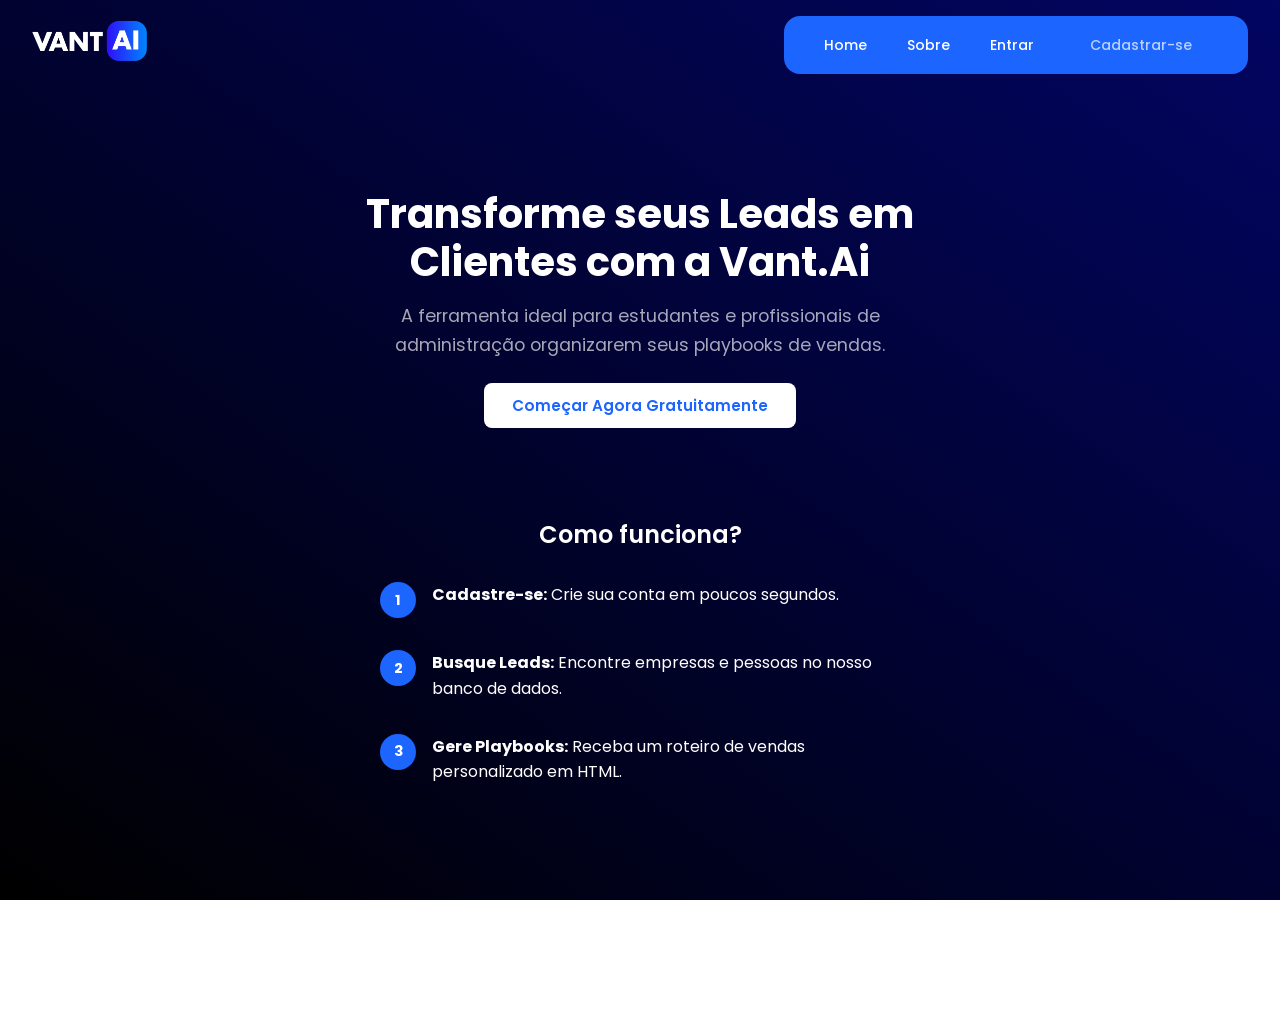
<file: index.html>
<!DOCTYPE html>
<html lang="pt-BR">
<head>
    <meta charset="UTF-8">
    <meta name="viewport" content="width=device-width, initial-scale=1.0">
    <title>Vant.Ai - Inteligência de Vendas</title>
    <link rel="shortcut icon" href="imagens/new.png" type="image/x-icon">
    <link rel="stylesheet" href="style.css">
</head>
<body>

    <header>
        <a href="index.html">
            <img src="imagens/ventaiAtivo 3.png" alt="Vant.Ai" width="120">
        </a>
        <nav>
            <ul>
                <li><a href="index.html">Home</a></li>
                <li><a href="#sobre">Sobre</a></li>
                <li><a href="login.html">Entrar</a></li>
                <li><a href="cadastro.html"><strong>Cadastrar-se</strong></a></li>
            </ul>
        </nav>
    </header>

    <main>
        <section class="hero">
            <h1>Transforme seus Leads em Clientes com a Vant.Ai</h1>
            <p>A ferramenta ideal para estudantes e profissionais de administração organizarem seus playbooks de vendas.</p>
            <a href="cadastro.html" class="btn btn-white">Começar Agora Gratuitamente</a>
        </section>

        <section id="sobre" class="text-center">
            <h2>Como funciona?</h2>
            <ol class="steps">
                <li><span><strong>Cadastre-se:</strong> Crie sua conta em poucos segundos.</span></li>
                <li><span><strong>Busque Leads:</strong> Encontre empresas e pessoas no nosso banco de dados.</span></li>
                <li><span><strong>Gere Playbooks:</strong> Receba um roteiro de vendas personalizado em HTML.</span></li>
            </ol>
        </section>
    </main>

    <footer>
        <p>&copy; 2026 Vant.Ai - Sistema de Inteligência Comercial</p>
    </footer>

</body>
</html>
</file>
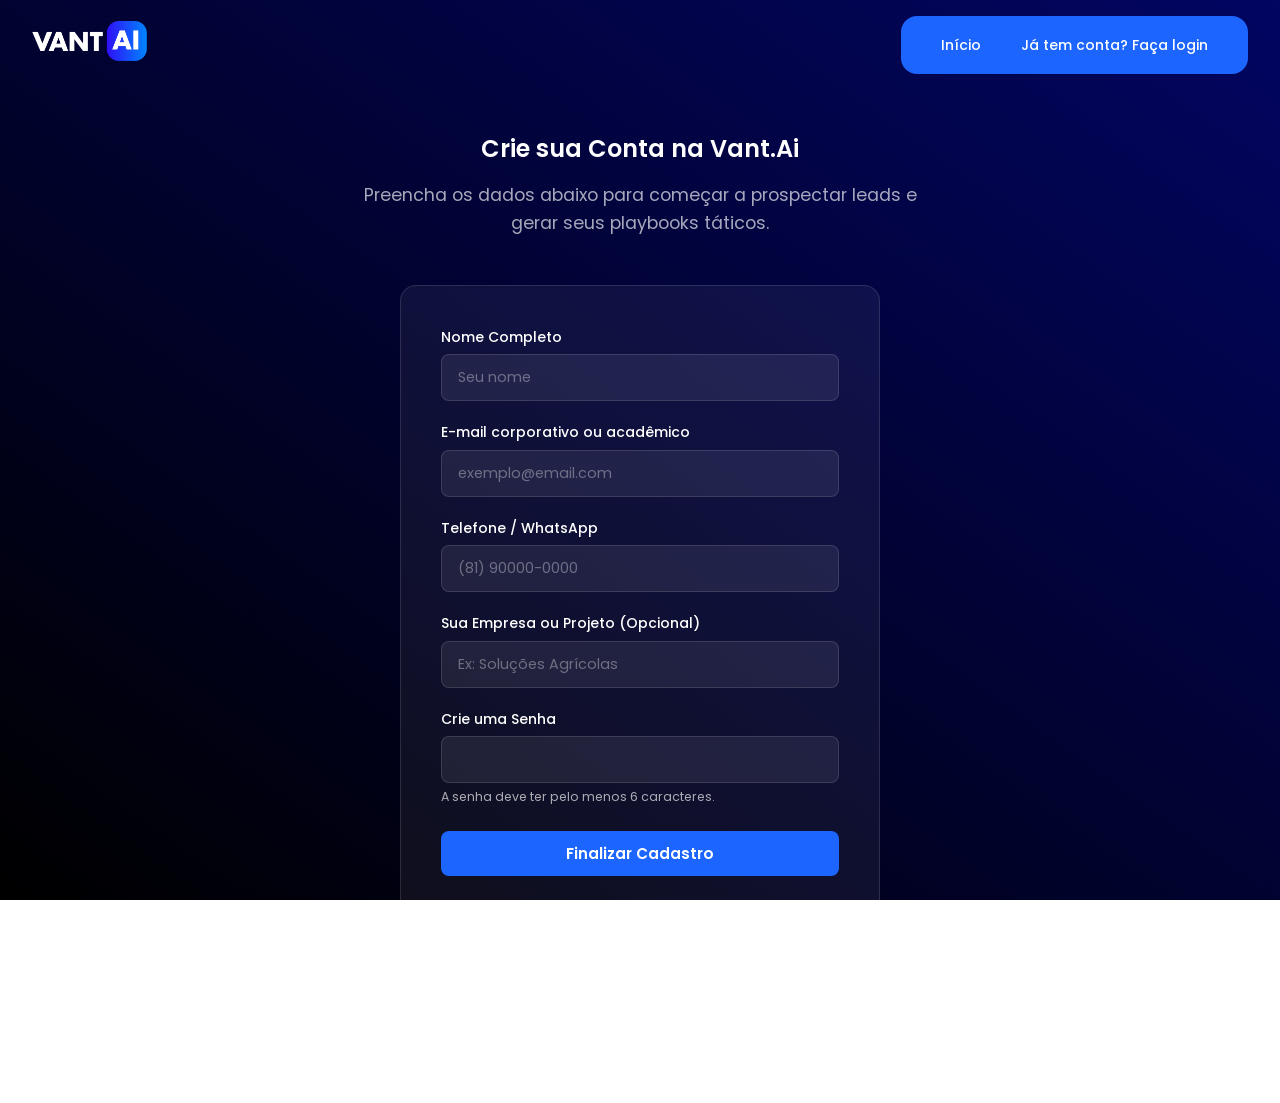
<file: cadastro.html>
<!DOCTYPE html>
<html lang="pt-BR">
<head>
    <meta charset="UTF-8">
    <meta name="viewport" content="width=device-width, initial-scale=1.0">
    <title>Vant.Ai - Cadastro de Vendedor</title>
    <link rel="shortcut icon" href="imagens/new.png" type="image/x-icon">
    <link rel="stylesheet" href="style.css">
</head>
<body>

    <header>
        <a href="index.html">
            <img src="imagens/ventaiAtivo 3.png" alt="Vant.Ai" width="120">
        </a>
        <nav>
            <ul>
                <li><a href="index.html">Início</a></li>
                <li><a href="login.html">Já tem conta? Faça login</a></li>
            </ul>
        </nav>
    </header>

    <main>
        <section class="text-center">
            <h2>Crie sua Conta na Vant.Ai</h2>
            <p>Preencha os dados abaixo para começar a prospectar leads e gerar seus playbooks táticos.</p>
        </section>

        <div class="form-card">
            <form action="login.html" method="GET">
                <div class="form-group">
                    <label for="nome">Nome Completo</label>
                    <input type="text" id="nome" name="nome" required placeholder="Seu nome">
                </div>

                <div class="form-group">
                    <label for="email">E-mail corporativo ou acadêmico</label>
                    <input type="email" id="email" name="email" required placeholder="exemplo@email.com">
                </div>

                <div class="form-group">
                    <label for="telefone">Telefone / WhatsApp</label>
                    <input type="tel" id="telefone" name="telefone" required placeholder="(81) 90000-0000">
                </div>

                <div class="form-group">
                    <label for="empresa">Sua Empresa ou Projeto (Opcional)</label>
                    <input type="text" id="empresa" name="empresa" placeholder="Ex: Soluções Agrícolas">
                </div>

                <div class="form-group">
                    <label for="senha">Crie uma Senha</label>
                    <input type="password" id="senha" name="senha" required minlength="6">
                    <small>A senha deve ter pelo menos 6 caracteres.</small>
                </div>

                <div class="form-actions">
                    <button type="submit" class="btn btn-primary" style="width:100%">Finalizar Cadastro</button>
                </div>
            </form>
        </div>
    </main>

    <footer>
        <p>&copy; 2026 Vant.Ai - Sistema de Inteligência Comercial</p>
    </footer>

</body>
</html>
</file>
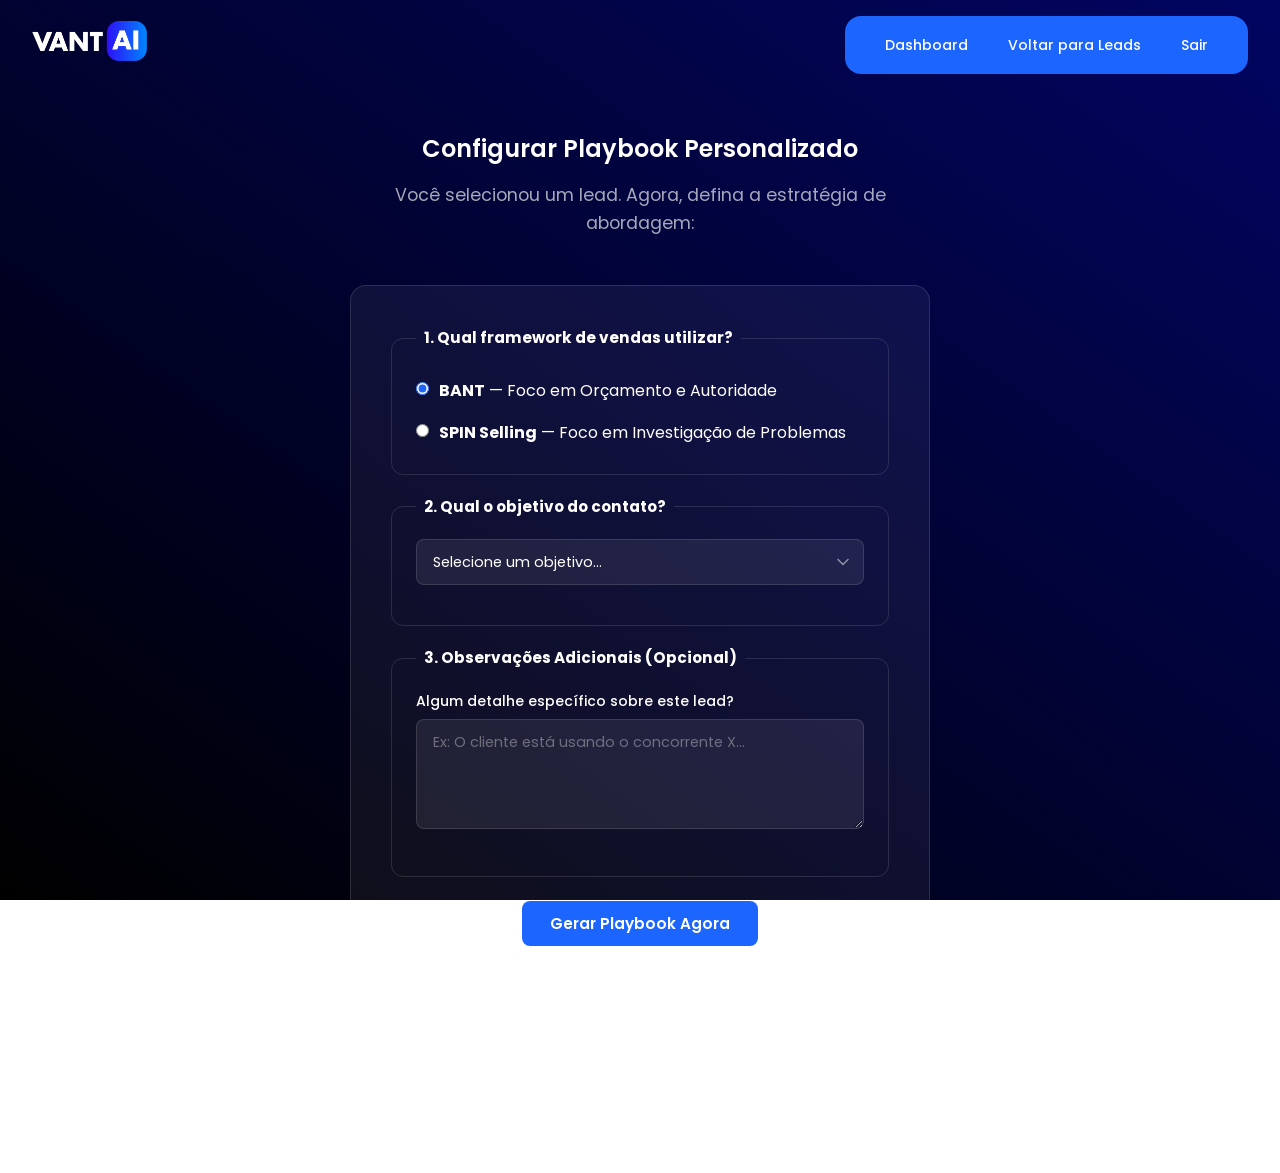
<file: configurar-playbook.html>
<!DOCTYPE html>
<html lang="pt-BR">
<head>
    <meta charset="UTF-8">
    <meta name="viewport" content="width=device-width, initial-scale=1.0">
    <title>Vant.Ai - Configurar Estratégia</title>
    <link rel="shortcut icon" href="imagens/new.png" type="image/x-icon">
    <link rel="stylesheet" href="style.css">
</head>
<body>

    <header>
        <a href="dashboard.html">
            <img src="imagens/ventaiAtivo 3.png" alt="Vant.Ai" width="120">
        </a>
        <nav>
            <ul>
                <li><a href="dashboard.html">Dashboard</a></li>
                <li><a href="lista-leads.html">Voltar para Leads</a></li>
                <li><a href="login.html">Sair</a></li>
            </ul>
        </nav>
    </header>

    <main>
        <section class="text-center">
            <h2>Configurar Playbook Personalizado</h2>
            <p>Você selecionou um lead. Agora, defina a estratégia de abordagem:</p>
        </section>

        <div class="form-card" style="max-width:580px">
            <form action="resultado-final.html" method="GET">
                <fieldset>
                    <legend><strong>1. Qual framework de vendas utilizar?</strong></legend>
                    <div class="radio-option">
                        <input type="radio" id="bant" name="metodo" value="BANT" checked>
                        <label for="bant"><strong>BANT</strong> — Foco em Orçamento e Autoridade</label>
                    </div>
                    <div class="radio-option">
                        <input type="radio" id="spin" name="metodo" value="SPIN">
                        <label for="spin"><strong>SPIN Selling</strong> — Foco em Investigação de Problemas</label>
                    </div>
                </fieldset>

                <fieldset>
                    <legend><strong>2. Qual o objetivo do contato?</strong></legend>
                    <div class="form-group">
                        <select name="objetivo" required>
                            <option value="">Selecione um objetivo...</option>
                            <option value="prospeccao">Primeira abordagem (Cold Call/E-mail)</option>
                            <option value="reuniao">Agendar reunião de demonstração</option>
                            <option value="fechamento">Quebra de objeções e fechamento</option>
                        </select>
                    </div>
                </fieldset>

                <fieldset>
                    <legend><strong>3. Observações Adicionais (Opcional)</strong></legend>
                    <div class="form-group">
                        <label for="obs">Algum detalhe específico sobre este lead?</label>
                        <textarea id="obs" name="obs" rows="4" placeholder="Ex: O cliente está usando o concorrente X..."></textarea>
                    </div>
                </fieldset>

                <div class="form-actions">
                    <button type="submit" class="btn btn-primary">Gerar Playbook Agora</button>
                </div>
            </form>
        </div>
    </main>

    <footer>
        <p>&copy; 2026 Vant.Ai - Sistema de Inteligência Comercial</p>
    </footer>

</body>
</html>
</file>
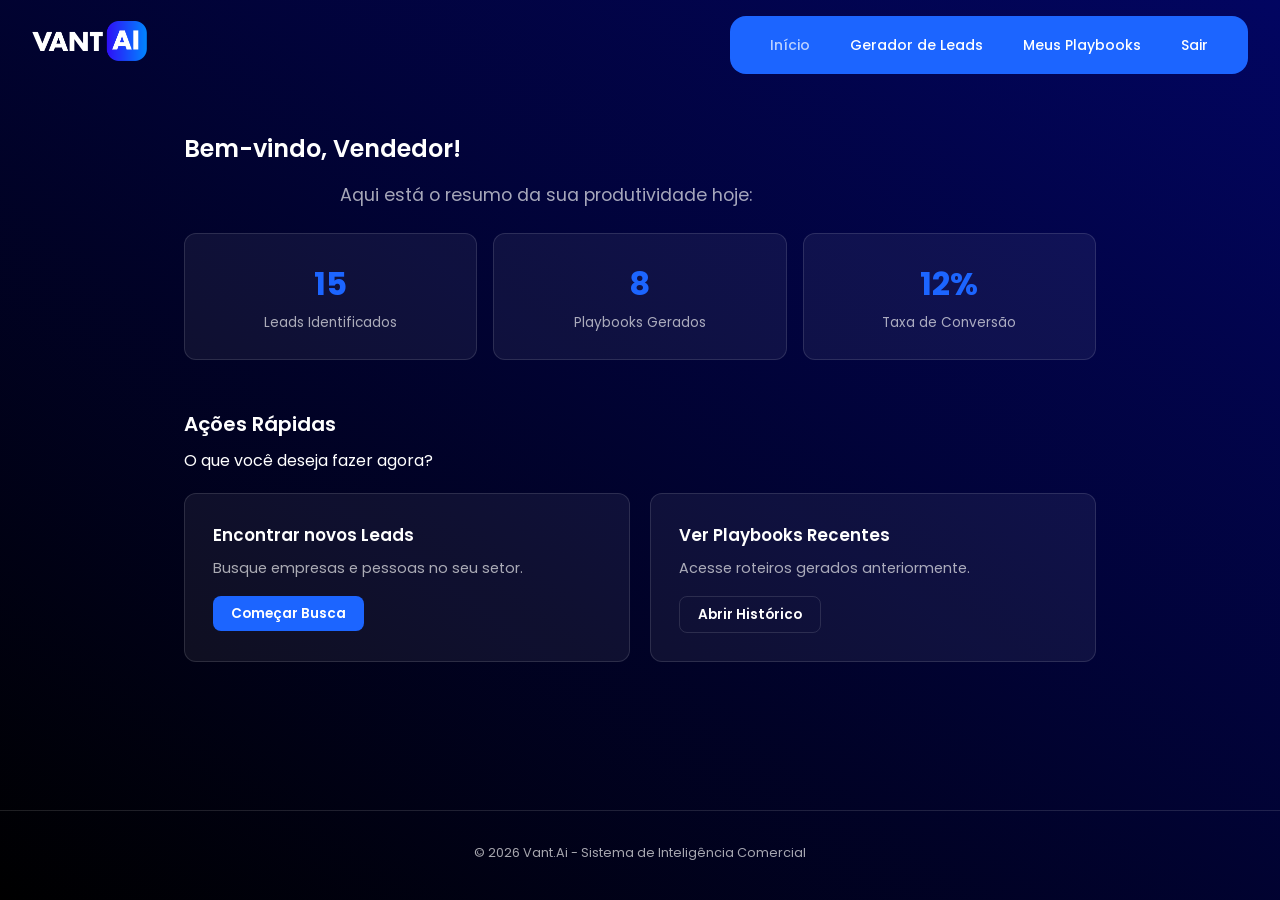
<file: dashboard.html>
<!DOCTYPE html>
<html lang="pt-BR">
<head>
    <meta charset="UTF-8">
    <meta name="viewport" content="width=device-width, initial-scale=1.0">
    <title>Vant.Ai - Dashboard</title>
    <link rel="shortcut icon" href="imagens/new.png" type="image/x-icon">
    <link rel="stylesheet" href="style.css">
</head>
<body>

    <header>
        <a href="dashboard.html">
            <img src="imagens/ventaiAtivo 3.png" alt="Vant.Ai" width="120">
        </a>
        <nav>
            <ul>
                <li><strong>Início</strong></li>
                <li><a href="lista-leads.html">Gerador de Leads</a></li>
                <li><a href="configurar-playbook.html">Meus Playbooks</a></li>
                <li><a href="login.html">Sair</a></li>
            </ul>
        </nav>
    </header>

    <main>
        <section>
            <h2>Bem-vindo, Vendedor!</h2>
            <p>Aqui está o resumo da sua produtividade hoje:</p>

            <div class="stats-grid">
                <div class="stat-card">
                    <span class="stat-value">15</span>
                    <span class="stat-label">Leads Identificados</span>
                </div>
                <div class="stat-card">
                    <span class="stat-value">8</span>
                    <span class="stat-label">Playbooks Gerados</span>
                </div>
                <div class="stat-card">
                    <span class="stat-value">12%</span>
                    <span class="stat-label">Taxa de Conversão</span>
                </div>
            </div>
        </section>

        <section>
            <h3>Ações Rápidas</h3>
            <p>O que você deseja fazer agora?</p>

            <div class="cards-grid">
                <div class="card">
                    <h4>Encontrar novos Leads</h4>
                    <p>Busque empresas e pessoas no seu setor.</p>
                    <a href="lista-leads.html" class="btn btn-primary btn-sm">Começar Busca</a>
                </div>
                <div class="card">
                    <h4>Ver Playbooks Recentes</h4>
                    <p>Acesse roteiros gerados anteriormente.</p>
                    <a href="configurar-playbook.html" class="btn btn-outline btn-sm">Abrir Histórico</a>
                </div>
            </div>
        </section>
    </main>

    <footer>
        <p>&copy; 2026 Vant.Ai - Sistema de Inteligência Comercial</p>
    </footer>

</body>
</html>
</file>
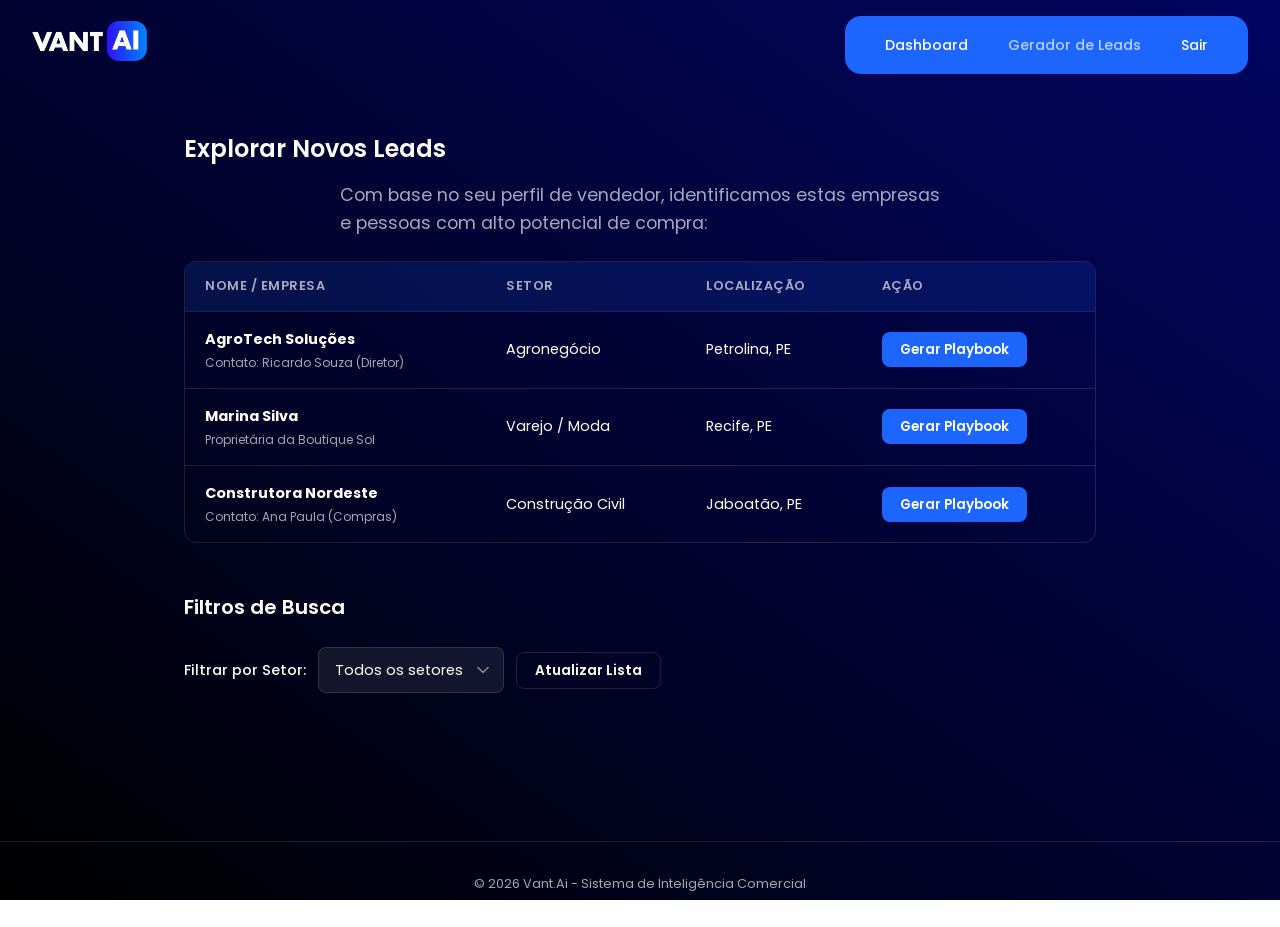
<file: lista-leads.html>
<!DOCTYPE html>
<html lang="pt-BR">
<head>
    <meta charset="UTF-8">
    <meta name="viewport" content="width=device-width, initial-scale=1.0">
    <title>Vant.Ai - Gerador de Leads</title>
    <link rel="shortcut icon" href="imagens/new.png" type="image/x-icon">
    <link rel="stylesheet" href="style.css">
</head>
<body>

    <header>
        <a href="dashboard.html">
            <img src="imagens/ventaiAtivo 3.png" alt="Vant.Ai" width="120">
        </a>
        <nav>
            <ul>
                <li><a href="dashboard.html">Dashboard</a></li>
                <li><strong>Gerador de Leads</strong></li>
                <li><a href="login.html">Sair</a></li>
            </ul>
        </nav>
    </header>

    <main>
        <section>
            <h2>Explorar Novos Leads</h2>
            <p>Com base no seu perfil de vendedor, identificamos estas empresas e pessoas com alto potencial de compra:</p>

            <div class="table-wrapper">
                <table>
                    <thead>
                        <tr>
                            <th>Nome / Empresa</th>
                            <th>Setor</th>
                            <th>Localização</th>
                            <th>Ação</th>
                        </tr>
                    </thead>
                    <tbody>
                        <tr>
                            <td>
                                <strong>AgroTech Soluções</strong>
                                <small>Contato: Ricardo Souza (Diretor)</small>
                            </td>
                            <td>Agronegócio</td>
                            <td>Petrolina, PE</td>
                            <td>
                                <a href="configurar-playbook.html?lead=agrotech" class="btn btn-primary btn-sm">Gerar Playbook</a>
                            </td>
                        </tr>
                        <tr>
                            <td>
                                <strong>Marina Silva</strong>
                                <small>Proprietária da Boutique Sol</small>
                            </td>
                            <td>Varejo / Moda</td>
                            <td>Recife, PE</td>
                            <td>
                                <a href="configurar-playbook.html?lead=marina" class="btn btn-primary btn-sm">Gerar Playbook</a>
                            </td>
                        </tr>
                        <tr>
                            <td>
                                <strong>Construtora Nordeste</strong>
                                <small>Contato: Ana Paula (Compras)</small>
                            </td>
                            <td>Construção Civil</td>
                            <td>Jaboatão, PE</td>
                            <td>
                                <a href="configurar-playbook.html?lead=construtora" class="btn btn-primary btn-sm">Gerar Playbook</a>
                            </td>
                        </tr>
                    </tbody>
                </table>
            </div>
        </section>

        <section>
            <h3>Filtros de Busca</h3>
            <form class="filter-bar">
                <label for="setor">Filtrar por Setor:</label>
                <select id="setor" name="setor">
                    <option value="todos">Todos os setores</option>
                    <option value="agro">Agronegócio</option>
                    <option value="tech">Tecnologia</option>
                    <option value="varejo">Varejo</option>
                </select>
                <button type="button" class="btn btn-outline btn-sm">Atualizar Lista</button>
            </form>
        </section>
    </main>

    <footer>
        <p>&copy; 2026 Vant.Ai - Sistema de Inteligência Comercial</p>
    </footer>

</body>
</html>
</file>
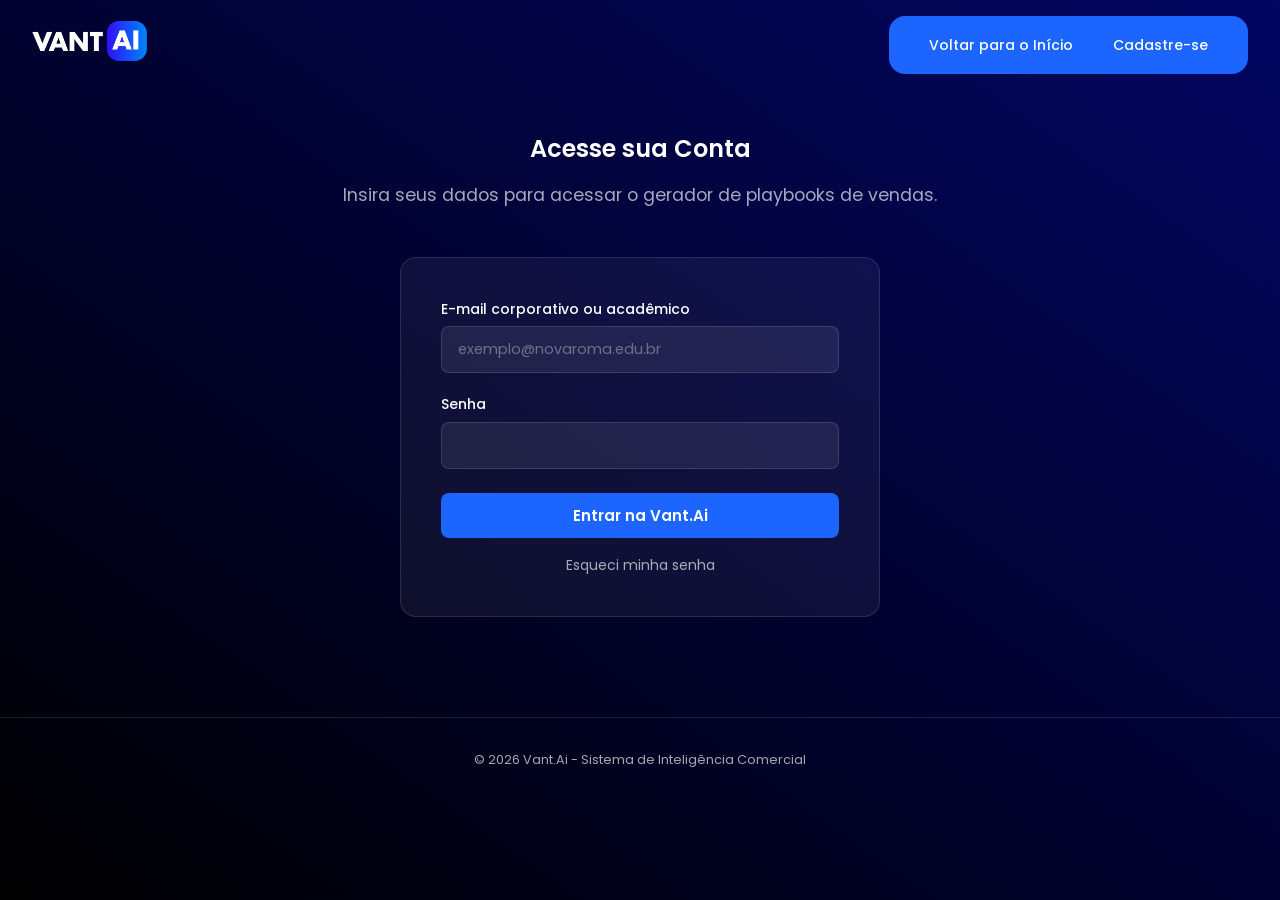
<file: login.html>
<!DOCTYPE html>
<html lang="pt-BR">
<head>
    <meta charset="UTF-8">
    <meta name="viewport" content="width=device-width, initial-scale=1.0">
    <title>Vant.Ai - Acesso ao Sistema</title>
    <link rel="shortcut icon" href="imagens/new.png" type="image/x-icon">
    <link rel="stylesheet" href="style.css">
</head>
<body>

    <header>
        <a href="index.html">
            <img src="imagens/ventaiAtivo 3.png" alt="Vant.Ai" width="120">
        </a>
        <nav>
            <ul>
                <li><a href="index.html">Voltar para o Início</a></li>
                <li><a href="cadastro.html">Cadastre-se</a></li>
            </ul>
        </nav>
    </header>

    <main>
        <section class="text-center">
            <h2>Acesse sua Conta</h2>
            <p>Insira seus dados para acessar o gerador de playbooks de vendas.</p>
        </section>

        <div class="form-card">
            <form action="dashboard.html" method="GET">
                <div class="form-group">
                    <label for="email">E-mail corporativo ou acadêmico</label>
                    <input type="email" id="email" name="email" required placeholder="exemplo@novaroma.edu.br">
                </div>

                <div class="form-group">
                    <label for="senha">Senha</label>
                    <input type="password" id="senha" name="senha" required>
                </div>

                <div class="form-actions">
                    <button type="submit" class="btn btn-primary" style="width:100%">Entrar na Vant.Ai</button>
                </div>
            </form>

            <div class="form-footer">
                <a href="#">Esqueci minha senha</a>
            </div>
        </div>
    </main>

    <footer>
        <p>&copy; 2026 Vant.Ai - Sistema de Inteligência Comercial</p>
    </footer>

</body>
</html>
</file>
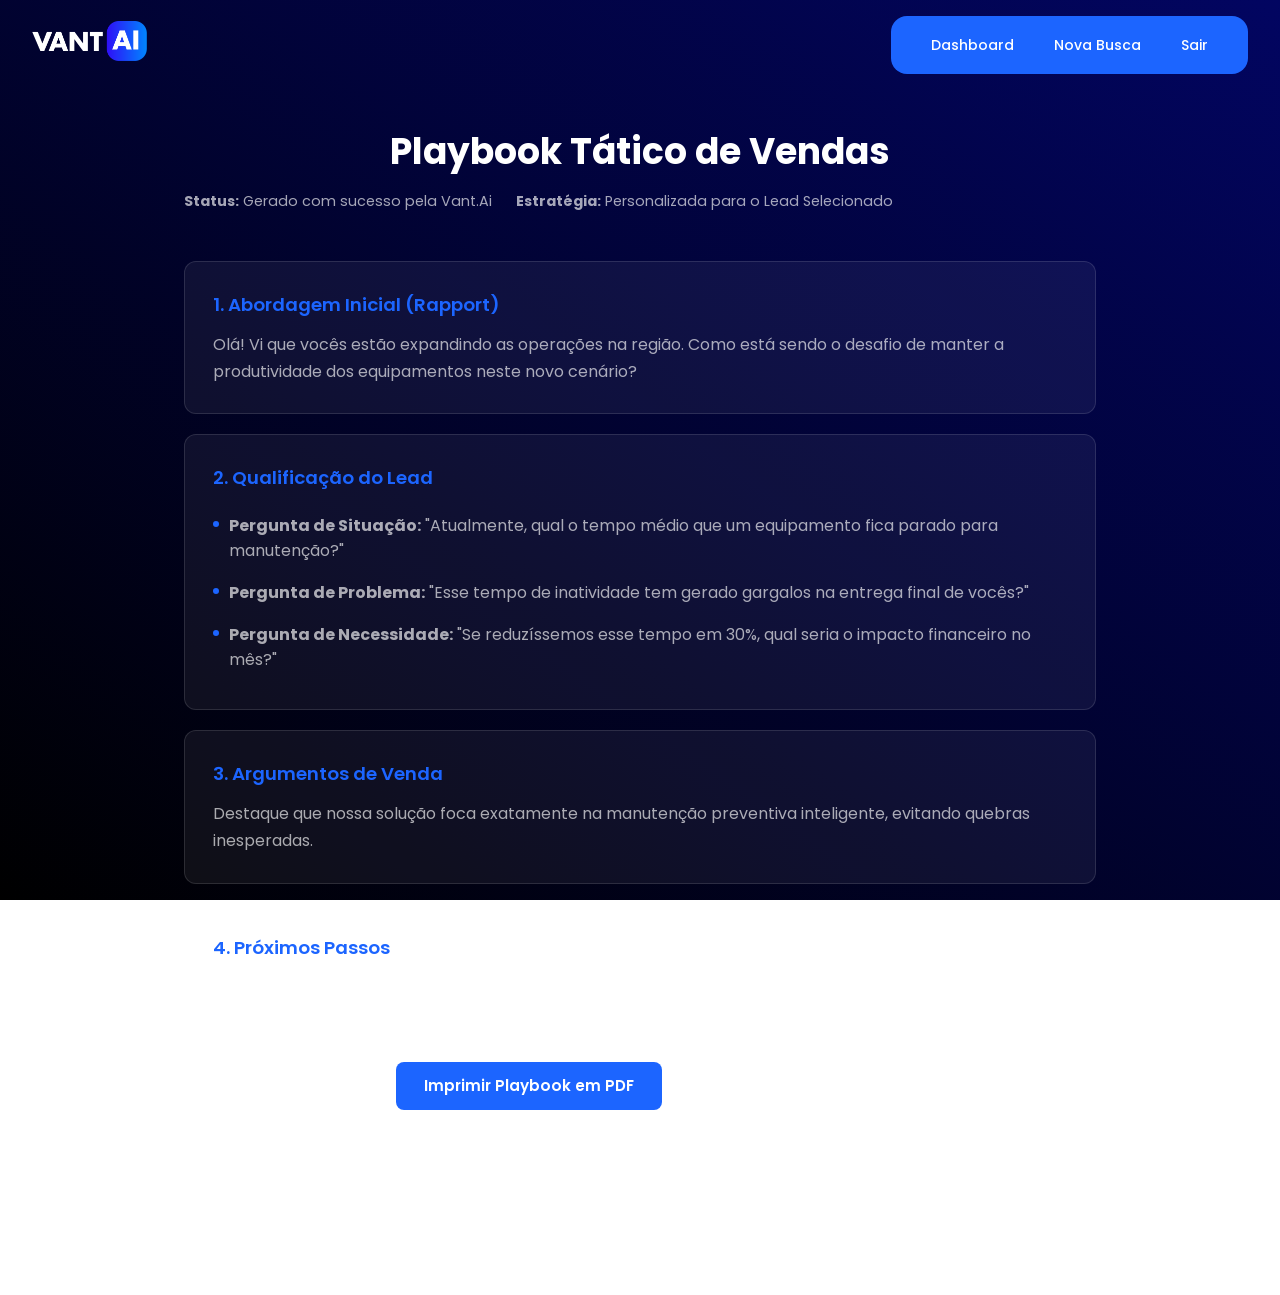
<file: resultado-final.html>
<!DOCTYPE html>
<html lang="pt-BR">
<head>
    <meta charset="UTF-8">
    <meta name="viewport" content="width=device-width, initial-scale=1.0">
    <title>Vant.Ai - Seu Playbook Gerado</title>
    <link rel="shortcut icon" href="imagens/new.png" type="image/x-icon">
    <link rel="stylesheet" href="style.css">
</head>
<body>

    <header>
        <a href="dashboard.html">
            <img src="imagens/ventaiAtivo 3.png" alt="Vant.Ai" width="120">
        </a>
        <nav>
            <ul>
                <li><a href="dashboard.html">Dashboard</a></li>
                <li><a href="lista-leads.html">Nova Busca</a></li>
                <li><a href="login.html">Sair</a></li>
            </ul>
        </nav>
    </header>

    <main>
        <section class="text-center">
            <h1>Playbook Tático de Vendas</h1>
            <div class="playbook-meta">
                <span><strong>Status:</strong> Gerado com sucesso pela Vant.Ai</span>
                <span><strong>Estratégia:</strong> Personalizada para o Lead Selecionado</span>
            </div>
        </section>

        <div class="playbook-section">
            <h2>1. Abordagem Inicial (Rapport)</h2>
            <p>Olá! Vi que vocês estão expandindo as operações na região. Como está sendo o desafio de manter a produtividade dos equipamentos neste novo cenário?</p>
        </div>

        <div class="playbook-section">
            <h2>2. Qualificação do Lead</h2>
            <ul>
                <li><strong>Pergunta de Situação:</strong> "Atualmente, qual o tempo médio que um equipamento fica parado para manutenção?"</li>
                <li><strong>Pergunta de Problema:</strong> "Esse tempo de inatividade tem gerado gargalos na entrega final de vocês?"</li>
                <li><strong>Pergunta de Necessidade:</strong> "Se reduzíssemos esse tempo em 30%, qual seria o impacto financeiro no mês?"</li>
            </ul>
        </div>

        <div class="playbook-section">
            <h2>3. Argumentos de Venda</h2>
            <p>Destaque que nossa solução foca exatamente na manutenção preventiva inteligente, evitando quebras inesperadas.</p>
        </div>

        <div class="playbook-section">
            <h2>4. Próximos Passos</h2>
            <p>Tente agendar uma demonstração técnica de 15 minutos para a próxima terça-feira.</p>
        </div>

        <div class="playbook-actions">
            <button type="button" class="btn btn-primary" onclick="window.print()">Imprimir Playbook em PDF</button>
            <button type="button" class="btn btn-outline">Salvar no Histórico</button>
        </div>
    </main>

    <footer>
        <p>&copy; 2026 Vant.Ai - Sistema de Inteligência Comercial</p>
    </footer>

</body>
</html>
</file>
<file: style.css>
@import url('https://fonts.googleapis.com/css2?family=Poppins:wght@300;400;500;600;700&display=swap');

/* ===== Design Tokens ===== */
:root {
    --color-primary: #1c65ff;
    --color-primary-hover: #0044ff;
    --color-primary-light: rgba(28, 101, 255, 0.15);
    --color-bg-start: #020561;
    --color-bg-end: #000000;
    --color-surface: rgba(255, 255, 255, 0.06);
    --color-surface-hover: rgba(255, 255, 255, 0.10);
    --color-border: rgba(255, 255, 255, 0.12);
    --color-text: #ffffff;
    --color-text-muted: rgba(255, 255, 255, 0.65);
    --color-text-on-primary: #ffffff;
    --radius-sm: 8px;
    --radius-md: 12px;
    --radius-lg: 16px;
    --shadow: 0 4px 24px rgba(0, 0, 0, 0.3);
    --transition: 0.2s ease;
}

/* ===== Reset & Base ===== */
*, *::before, *::after {
    box-sizing: border-box;
    margin: 0;
    padding: 0;
}

body {
    background-image: linear-gradient(to bottom left, var(--color-bg-start), var(--color-bg-end));
    background-attachment: fixed;
    min-height: 100vh;
    color: var(--color-text);
    font-family: 'Poppins', sans-serif;
    font-size: 16px;
    line-height: 1.6;
    -webkit-font-smoothing: antialiased;
}

a {
    color: var(--color-primary);
    text-decoration: none;
    transition: color var(--transition);
}

a:hover, a:focus-visible {
    color: #5a94ff;
}

img {
    max-width: 100%;
    height: auto;
}

ul, ol {
    list-style: none;
}

/* ===== Layout Container ===== */
.container {
    width: 100%;
    max-width: 960px;
    margin: 0 auto;
    padding: 0 24px;
}

/* ===== Header & Nav ===== */
header {
    padding: 16px 32px;
    display: flex;
    align-items: center;
    justify-content: space-between;
    gap: 24px;
    flex-wrap: wrap;
}

header > img,
header > a > img {
    height: 40px;
    width: auto;
    flex-shrink: 0;
}

nav {
    background-color: var(--color-primary);
    padding: 10px 24px;
    border-radius: var(--radius-lg);
}

nav ul {
    display: flex;
    align-items: center;
    gap: 8px;
    flex-wrap: wrap;
}

nav ul li a {
    color: var(--color-text-on-primary);
    padding: 8px 16px;
    border-radius: var(--radius-sm);
    font-size: 0.875rem;
    font-weight: 500;
    transition: background var(--transition);
    display: inline-block;
}

nav ul li a:hover,
nav ul li a:focus-visible {
    background: rgba(255, 255, 255, 0.2);
    color: #fff;
}

nav ul li strong {
    color: rgba(255, 255, 255, 0.7);
    padding: 8px 16px;
    font-size: 0.875rem;
    font-weight: 500;
}

/* ===== Main Content ===== */
main {
    max-width: 960px;
    margin: 0 auto;
    padding: 40px 24px 60px;
}

section {
    margin-bottom: 48px;
}

/* ===== Typography ===== */
h1 {
    font-size: 2.25rem;
    font-weight: 700;
    line-height: 1.2;
    margin-bottom: 16px;
}

h2 {
    font-size: 1.5rem;
    font-weight: 600;
    margin-bottom: 12px;
}

h3 {
    font-size: 1.25rem;
    font-weight: 600;
    margin-bottom: 8px;
}

h4 {
    font-size: 1.05rem;
    font-weight: 600;
    margin-bottom: 4px;
}

main > section:first-child > p:first-of-type {
    font-size: 1.1rem;
    color: var(--color-text-muted);
    max-width: 600px;
    margin: 0 auto 24px;
}

/* ===== Hero Section (index) ===== */
.hero {
    text-align: center;
    padding: 60px 0 40px;
}

.hero h1 {
    font-size: 2.5rem;
    max-width: 700px;
    margin: 0 auto 16px;
}

.hero p {
    font-size: 1.1rem;
    color: var(--color-text-muted);
    max-width: 560px;
    margin: 0 auto 32px;
}

/* ===== Buttons ===== */
.btn {
    display: inline-block;
    font-family: 'Poppins', sans-serif;
    font-weight: 600;
    font-size: 0.95rem;
    padding: 12px 28px;
    border-radius: var(--radius-sm);
    border: none;
    cursor: pointer;
    transition: all var(--transition);
    text-align: center;
    line-height: 1.4;
}

.btn-primary {
    background: var(--color-primary);
    color: #fff;
}

.btn-primary:hover, .btn-primary:focus-visible {
    background: var(--color-primary-hover);
    box-shadow: 0 4px 20px rgba(28, 101, 255, 0.4);
    transform: translateY(-1px);
    color: #fff;
}

.btn-white {
    background: #fff;
    color: var(--color-primary);
}

.btn-white:hover, .btn-white:focus-visible {
    background: #e8eeff;
    box-shadow: 0 4px 20px rgba(255, 255, 255, 0.2);
    transform: translateY(-1px);
    color: var(--color-primary);
}

.btn-outline {
    background: transparent;
    color: #fff;
    border: 1.5px solid var(--color-border);
}

.btn-outline:hover, .btn-outline:focus-visible {
    border-color: var(--color-primary);
    background: var(--color-primary-light);
    color: #fff;
}

.btn-sm {
    padding: 8px 18px;
    font-size: 0.85rem;
}

/* ===== Cards ===== */
.card {
    background: var(--color-surface);
    border: 1px solid var(--color-border);
    border-radius: var(--radius-md);
    padding: 28px;
    transition: all var(--transition);
}

.card:hover {
    background: var(--color-surface-hover);
    border-color: rgba(28, 101, 255, 0.3);
    box-shadow: var(--shadow);
}

.card h4 {
    margin-bottom: 8px;
}

.card p {
    color: var(--color-text-muted);
    font-size: 0.9rem;
    margin-bottom: 16px;
}

.cards-grid {
    display: grid;
    grid-template-columns: repeat(auto-fit, minmax(280px, 1fr));
    gap: 20px;
    margin-top: 20px;
}

/* ===== Stats ===== */
.stats-grid {
    display: grid;
    grid-template-columns: repeat(auto-fit, minmax(180px, 1fr));
    gap: 16px;
    margin: 24px 0;
}

.stat-card {
    background: var(--color-surface);
    border: 1px solid var(--color-border);
    border-radius: var(--radius-md);
    padding: 24px;
    text-align: center;
}

.stat-card .stat-value {
    font-size: 2rem;
    font-weight: 700;
    color: var(--color-primary);
    display: block;
}

.stat-card .stat-label {
    font-size: 0.85rem;
    color: var(--color-text-muted);
    margin-top: 4px;
}

/* ===== Forms ===== */
.form-card {
    background: var(--color-surface);
    border: 1px solid var(--color-border);
    border-radius: var(--radius-lg);
    padding: 40px;
    max-width: 480px;
    margin: 0 auto;
    text-align: left;
}

.form-group {
    margin-bottom: 20px;
}

.form-group label {
    display: block;
    font-size: 0.875rem;
    font-weight: 500;
    margin-bottom: 6px;
    color: var(--color-text);
}

.form-group small {
    display: block;
    font-size: 0.78rem;
    color: var(--color-text-muted);
    margin-top: 4px;
}

input[type="text"],
input[type="email"],
input[type="password"],
input[type="tel"],
select,
textarea {
    width: 100%;
    padding: 12px 16px;
    font-family: 'Poppins', sans-serif;
    font-size: 0.9rem;
    color: #fff;
    background: rgba(255, 255, 255, 0.08);
    border: 1.5px solid var(--color-border);
    border-radius: var(--radius-sm);
    outline: none;
    transition: border-color var(--transition), box-shadow var(--transition);
}

input::placeholder,
textarea::placeholder {
    color: rgba(255, 255, 255, 0.35);
}

input:focus,
select:focus,
textarea:focus {
    border-color: var(--color-primary);
    box-shadow: 0 0 0 3px rgba(28, 101, 255, 0.25);
}

select {
    cursor: pointer;
    appearance: none;
    background-image: url("data:image/svg+xml,%3Csvg width='12' height='8' viewBox='0 0 12 8' fill='none' xmlns='http://www.w3.org/2000/svg'%3E%3Cpath d='M1 1.5L6 6.5L11 1.5' stroke='rgba(255,255,255,0.5)' stroke-width='1.5' stroke-linecap='round' stroke-linejoin='round'/%3E%3C/svg%3E");
    background-repeat: no-repeat;
    background-position: right 14px center;
    padding-right: 40px;
}

select option {
    background: #1a1a3e;
    color: #fff;
}

textarea {
    resize: vertical;
    min-height: 100px;
}

fieldset {
    border: 1px solid var(--color-border);
    border-radius: var(--radius-md);
    padding: 20px 24px;
    margin-bottom: 20px;
}

fieldset legend {
    font-size: 0.95rem;
    font-weight: 600;
    padding: 0 8px;
}

fieldset .radio-option {
    display: flex;
    align-items: flex-start;
    gap: 10px;
    padding: 8px 0;
}

fieldset .radio-option input[type="radio"] {
    margin-top: 4px;
    accent-color: var(--color-primary);
}

.form-actions {
    margin-top: 24px;
    text-align: center;
}

.form-footer {
    text-align: center;
    margin-top: 16px;
    font-size: 0.875rem;
}

.form-footer a {
    color: var(--color-text-muted);
}

.form-footer a:hover {
    color: #fff;
}

/* ===== Table ===== */
.table-wrapper {
    overflow-x: auto;
    border-radius: var(--radius-md);
    border: 1px solid var(--color-border);
    margin: 20px 0;
}

table {
    width: 100%;
    border-collapse: collapse;
    text-align: left;
}

thead {
    background: rgba(28, 101, 255, 0.15);
}

th {
    padding: 14px 20px;
    font-size: 0.8rem;
    font-weight: 600;
    text-transform: uppercase;
    letter-spacing: 0.5px;
    color: var(--color-text-muted);
}

td {
    padding: 16px 20px;
    border-top: 1px solid var(--color-border);
    vertical-align: middle;
    font-size: 0.9rem;
}

tbody tr:hover {
    background: var(--color-surface-hover);
}

td small {
    color: var(--color-text-muted);
    display: block;
    margin-top: 2px;
}

/* ===== Steps (index) ===== */
.steps {
    text-align: left;
    max-width: 520px;
    margin: 0 auto;
    counter-reset: step-counter;
}

.steps li {
    display: flex;
    align-items: flex-start;
    gap: 16px;
    padding: 16px 0;
    counter-increment: step-counter;
}

.steps li::before {
    content: counter(step-counter);
    flex-shrink: 0;
    width: 36px;
    height: 36px;
    background: var(--color-primary);
    color: #fff;
    font-weight: 700;
    font-size: 0.9rem;
    border-radius: 50%;
    display: flex;
    align-items: center;
    justify-content: center;
}

/* ===== Playbook Result ===== */
.playbook-section {
    background: var(--color-surface);
    border: 1px solid var(--color-border);
    border-radius: var(--radius-md);
    padding: 28px;
    margin-bottom: 20px;
    text-align: left;
}

.playbook-section h2 {
    color: var(--color-primary);
    font-size: 1.15rem;
    margin-bottom: 12px;
}

.playbook-section p {
    color: var(--color-text-muted);
    line-height: 1.7;
}

.playbook-section ul {
    margin-top: 8px;
}

.playbook-section ul li {
    padding: 8px 0;
    padding-left: 16px;
    position: relative;
    color: var(--color-text-muted);
}

.playbook-section ul li::before {
    content: '';
    position: absolute;
    left: 0;
    top: 16px;
    width: 6px;
    height: 6px;
    background: var(--color-primary);
    border-radius: 50%;
}

.playbook-meta {
    display: flex;
    gap: 24px;
    flex-wrap: wrap;
    margin-bottom: 32px;
    font-size: 0.9rem;
    color: var(--color-text-muted);
}

.playbook-actions {
    display: flex;
    gap: 12px;
    flex-wrap: wrap;
    justify-content: center;
    margin-top: 32px;
}

/* ===== Filter Bar ===== */
.filter-bar {
    display: flex;
    align-items: center;
    gap: 12px;
    flex-wrap: wrap;
    margin-top: 24px;
}

.filter-bar label {
    font-size: 0.9rem;
    font-weight: 500;
}

.filter-bar select {
    width: auto;
    min-width: 180px;
}

/* ===== Footer ===== */
footer {
    text-align: center;
    padding: 32px 24px;
    border-top: 1px solid var(--color-border);
    margin-top: 40px;
}

footer p {
    font-size: 0.8rem;
    color: var(--color-text-muted);
}

/* ===== Utilities ===== */
.text-center {
    text-align: center;
}

.mt-sm { margin-top: 8px; }
.mt-md { margin-top: 16px; }
.mt-lg { margin-top: 32px; }

/* ===== Responsive ===== */
@media (max-width: 768px) {
    header {
        flex-direction: column;
        align-items: center;
        padding: 16px;
    }

    nav {
        width: 100%;
        padding: 8px 12px;
    }

    nav ul {
        justify-content: center;
        gap: 4px;
    }

    nav ul li a {
        padding: 6px 12px;
        font-size: 0.8rem;
    }

    h1 {
        font-size: 1.75rem;
    }

    .hero h1 {
        font-size: 1.85rem;
    }

    main {
        padding: 24px 16px 40px;
    }

    .form-card {
        padding: 24px;
    }

    .stats-grid {
        grid-template-columns: 1fr;
    }

    .cards-grid {
        grid-template-columns: 1fr;
    }

    th, td {
        padding: 10px 12px;
        font-size: 0.82rem;
    }

    .playbook-section {
        padding: 20px;
    }
}

@media (max-width: 480px) {
    nav ul {
        flex-direction: column;
        align-items: stretch;
        text-align: center;
    }

    .filter-bar {
        flex-direction: column;
        align-items: stretch;
    }

    .filter-bar select {
        width: 100%;
    }

    .playbook-actions {
        flex-direction: column;
    }

    .playbook-actions .btn {
        width: 100%;
    }
}
</file>
